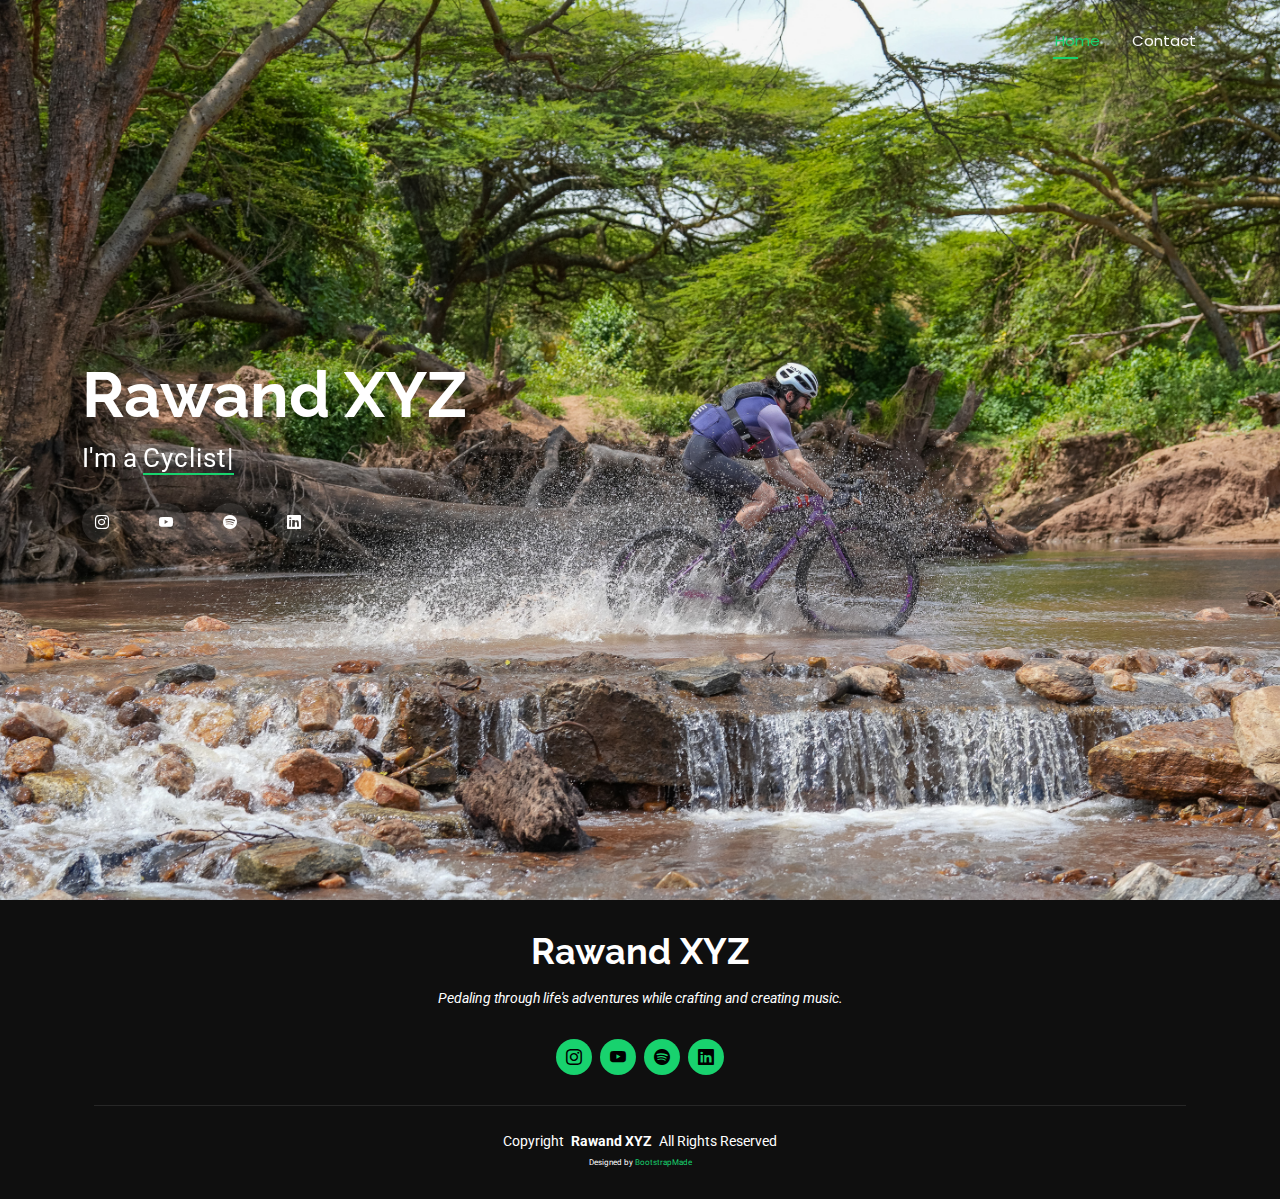
<file: index.html>
<!DOCTYPE html>
<html lang="en">

<head>
  <meta charset="utf-8">
  <meta content="width=device-width, initial-scale=1.0" name="viewport">
  <title>Rawand XYZ</title>
  <meta name="description" content="Pedaling through life's adventures while crafting and creating music.">
  <meta name="keywords" content="">

  <link rel="canonical" href="https://rawand.xyz/">
  <meta name="referrer" content="no-referrer-when-downgrade">
  <link rel="next" href="https://rawand.xyz/contact">
  
  <meta property="og:site_name" content="Rawand XYZ">
  <meta property="og:type" content="website">
  <meta property="og:title" content="Rawand XYZ">
  <meta property="og:description" content="Pedaling through life's adventures while crafting and creating music.">
  <meta property="og:url" content="https://rawand.xyz/">
  <meta property="og:image" content="assets/img/hero-bg.jpg">
  <meta name="twitter:card" content="summary_large_image">
  <meta name="twitter:title" content="Rawand XYZ">
  <meta name="twitter:description" content="Pedaling through life's adventures while crafting and creating music.">
  <meta name="twitter:url" content="https://rawand.xyz/">
  <meta name="twitter:image" content="assets/img/hero-bg.jpg">
  <meta property="og:image:width" content="3000">
  <meta property="og:image:height" content="2000">


  <!-- Favicons -->
  <link href="assets/img/favicon.png" rel="icon">
  <link href="assets/img/apple-touch-icon.png" rel="apple-touch-icon">

  <!-- Fonts -->
  <link href="https://fonts.googleapis.com" rel="preconnect">
  <link href="https://fonts.gstatic.com" rel="preconnect" crossorigin>
  <link href="https://fonts.googleapis.com/css2?family=Roboto:ital,wght@0,100;0,300;0,400;0,500;0,700;0,900;1,100;1,300;1,400;1,500;1,700;1,900&family=Poppins:ital,wght@0,100;0,200;0,300;0,400;0,500;0,600;0,700;0,800;0,900;1,100;1,200;1,300;1,400;1,500;1,600;1,700;1,800;1,900&family=Raleway:ital,wght@0,100;0,200;0,300;0,400;0,500;0,600;0,700;0,800;0,900;1,100;1,200;1,300;1,400;1,500;1,600;1,700;1,800;1,900&display=swap" rel="stylesheet">

  <!-- Vendor CSS Files -->
  <link href="assets/vendor/bootstrap/css/bootstrap.min.css" rel="stylesheet">
  <link href="assets/vendor/bootstrap-icons/bootstrap-icons.css" rel="stylesheet">
  <link href="assets/vendor/aos/aos.css" rel="stylesheet">
  <link href="assets/vendor/swiper/swiper-bundle.min.css" rel="stylesheet">
  <link href="assets/vendor/glightbox/css/glightbox.min.css" rel="stylesheet">

  <!-- Main CSS File -->
  <link href="assets/css/main.css" rel="stylesheet">

  <!-- Global site tag (gtag.js) - Google Analytics -->
  <script async src="https://www.googletagmanager.com/gtag/js?id=UA-143867488-1"></script>
  <script>
    window.dataLayer = window.dataLayer || [];
    function gtag(){dataLayer.push(arguments);}
    gtag('js', new Date());

    gtag('config', 'UA-143867488-1');
  </script>

  <!-- =======================================================
  * Template Name: Personal
  * Template URL: https://bootstrapmade.com/personal-free-resume-bootstrap-template/
  * Updated: Aug 07 2024 with Bootstrap v5.3.3
  * Author: BootstrapMade.com
  * License: https://bootstrapmade.com/license/
  ======================================================== -->
</head>

<body class="index-page">

  <header id="header" class="header d-flex align-items-center fixed-top">
    <div class="container-fluid container-xl position-relative d-flex align-items-center justify-content-between">

      <a href="index.html" class="logo d-flex align-items-center">
        <!-- Uncomment the line below if you also wish to use an image logo -->
        <!-- <img src="assets/img/logo.png" alt=""> -->
        <!-- <h1 class="sitename">Personal</h1> -->
      </a>

      <nav id="navmenu" class="navmenu">
        <ul>
          <li><a href="index.html" class="active">Home</a></li>
          <li><a href="contact.html">Contact</a></li>
        </ul>
        <i class="mobile-nav-toggle d-xl-none bi bi-list"></i>
      </nav>

    </div>
  </header>

  <main class="main">

    <!-- Hero Section -->
    <section id="hero" class="hero section dark-background">

      <img src="assets/img/hero-bg.jpg" alt="" data-aos="fade-in">

      <div class="container" data-aos="zoom-out" data-aos-delay="100">
        <h2>Rawand XYZ</h2>
        <p>I'm a <span class="typed" data-typed-items="Cyclist, Musician, Developer, Adventurer, Creative Soul, Crafter, Puppy">Cyclist</span><span class="typed-cursor typed-cursor--blink"></span></p>
        <div class="social-links">
          <!-- <a href="#"><i class="bi bi-twitter-x"></i></a> -->
          <!-- <a href="#"><i class="bi bi-facebook"></i></a> -->
          <a href="https://rawand.xyz/ig" target="_blank"><i class="bi bi-instagram"></i></a>
          <a href="https://rawand.xyz/yt" target="_blank"><i class="bi bi-youtube"></i></a>
          <a href="https://rawand.xyz/spotify" target="_blank"><i class="bi bi-spotify"></i></a>
          <a href="https://rawand.xyz/linkedin" target="_blank"><i class="bi bi-linkedin"></i></a>
        </div>
      </div>

    </section><!-- /Hero Section -->

  </main>

  <footer id="footer" class="footer dark-background">
    <div class="container">
      <h3 class="sitename">Rawand XYZ</h3>
      <p>Pedaling through life's adventures while crafting and creating music.</p>
      <div class="social-links d-flex justify-content-center">
        <a href="https://rawand.xyz/ig" target="_blank"><i class="bi bi-instagram"></i></a>
        <a href="https://rawand.xyz/yt" target="_blank"><i class="bi bi-youtube"></i></a>
        <a href="https://rawand.xyz/spotify" target="_blank"><i class="bi bi-spotify"></i></a>
        <a href="https://rawand.xyz/linkedin" target="_blank"><i class="bi bi-linkedin"></i></a>
      </div>
      <div class="container">
        <div class="copyright">
          <span>Copyright</span> <strong class="px-1 sitename">Rawand XYZ</strong> <span>All Rights Reserved</span>
        </div>
        <div class="credits" style="font-size: 8px;">
          Designed by <a href="https://bootstrapmade.com/">BootstrapMade</a>
        </div>
      </div>
    </div>
  </footer>

  <!-- Scroll Top -->
  <a href="#" id="scroll-top" class="scroll-top d-flex align-items-center justify-content-center"><i class="bi bi-arrow-up-short"></i></a>

  <!-- Preloader -->
  <div id="preloader"></div>

  <!-- Vendor JS Files -->
  <script src="assets/vendor/bootstrap/js/bootstrap.bundle.min.js"></script>
  <script src="assets/vendor/php-email-form/validate.js"></script>
  <script src="assets/vendor/aos/aos.js"></script>
  <script src="assets/vendor/typed.js/typed.umd.js"></script>
  <script src="assets/vendor/purecounter/purecounter_vanilla.js"></script>
  <script src="assets/vendor/waypoints/noframework.waypoints.js"></script>
  <script src="assets/vendor/swiper/swiper-bundle.min.js"></script>
  <script src="assets/vendor/glightbox/js/glightbox.min.js"></script>
  <script src="assets/vendor/imagesloaded/imagesloaded.pkgd.min.js"></script>
  <script src="assets/vendor/isotope-layout/isotope.pkgd.min.js"></script>

  <!-- Main JS File -->
  <script src="assets/js/main.js"></script>

</body>

</html>
</file>
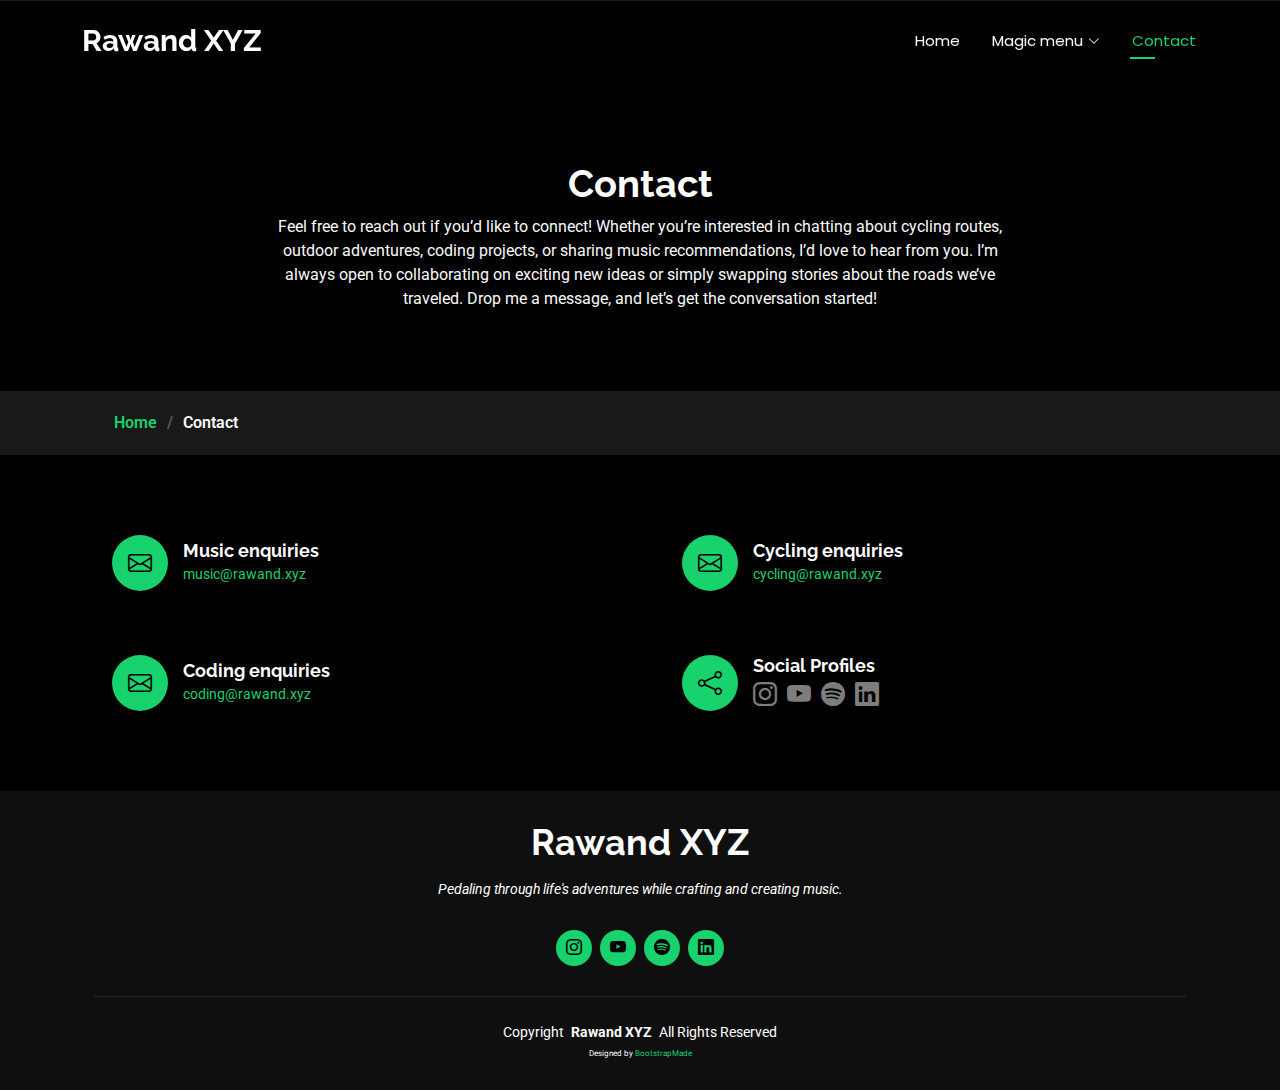
<file: contact.html>
<!DOCTYPE html>
<html lang="en">

<head>
  <meta charset="utf-8">
  <meta content="width=device-width, initial-scale=1.0" name="viewport">
  <title>Contact</title>
  
  <meta name="description" content="Pedaling through life's adventures while crafting and creating music.">
  <meta name="keywords" content="">

  <link rel="canonical" href="https://rawand.xyz/">
  <meta name="referrer" content="no-referrer-when-downgrade">
  <link rel="next" href="https://rawand.xyz/contact">
  
  <meta property="og:site_name" content="Rawand XYZ">
  <meta property="og:type" content="website">
  <meta property="og:title" content="Rawand XYZ">
  <meta property="og:description" content="Pedaling through life's adventures while crafting and creating music.">
  <meta property="og:url" content="https://rawand.xyz/">
  <meta property="og:image" content="assets/img/hero-bg.jpg">
  <meta name="twitter:card" content="summary_large_image">
  <meta name="twitter:title" content="Rawand XYZ">
  <meta name="twitter:description" content="Pedaling through life's adventures while crafting and creating music.">
  <meta name="twitter:url" content="https://rawand.xyz/">
  <meta name="twitter:image" content="assets/img/hero-bg.jpg">
  <meta property="og:image:width" content="3000">
  <meta property="og:image:height" content="2000">

  <!-- Favicons -->
  <link href="assets/img/favicon.png" rel="icon">
  <link href="assets/img/apple-touch-icon.png" rel="apple-touch-icon">

  <!-- Fonts -->
  <link href="https://fonts.googleapis.com" rel="preconnect">
  <link href="https://fonts.gstatic.com" rel="preconnect" crossorigin>
  <link href="https://fonts.googleapis.com/css2?family=Roboto:ital,wght@0,100;0,300;0,400;0,500;0,700;0,900;1,100;1,300;1,400;1,500;1,700;1,900&family=Poppins:ital,wght@0,100;0,200;0,300;0,400;0,500;0,600;0,700;0,800;0,900;1,100;1,200;1,300;1,400;1,500;1,600;1,700;1,800;1,900&family=Raleway:ital,wght@0,100;0,200;0,300;0,400;0,500;0,600;0,700;0,800;0,900;1,100;1,200;1,300;1,400;1,500;1,600;1,700;1,800;1,900&display=swap" rel="stylesheet">

  <!-- Vendor CSS Files -->
  <link href="assets/vendor/bootstrap/css/bootstrap.min.css" rel="stylesheet">
  <link href="assets/vendor/bootstrap-icons/bootstrap-icons.css" rel="stylesheet">
  <link href="assets/vendor/aos/aos.css" rel="stylesheet">
  <link href="assets/vendor/swiper/swiper-bundle.min.css" rel="stylesheet">
  <link href="assets/vendor/glightbox/css/glightbox.min.css" rel="stylesheet">

  <!-- Main CSS File -->
  <link href="assets/css/main.css" rel="stylesheet">

  <!-- Global site tag (gtag.js) - Google Analytics -->
  <script async src="https://www.googletagmanager.com/gtag/js?id=UA-143867488-1"></script>
  <script>
    window.dataLayer = window.dataLayer || [];
    function gtag(){dataLayer.push(arguments);}
    gtag('js', new Date());

    gtag('config', 'UA-143867488-1');
  </script>
</head>

<body class="contact-page">

  <header id="header" class="header d-flex align-items-center fixed-top">
    <div class="container-fluid container-xl position-relative d-flex align-items-center justify-content-between">

      <a href="index.html" class="logo d-flex align-items-center">
        <!-- Uncomment the line below if you also wish to use an image logo -->
        <!-- <img src="assets/img/logo.png" alt=""> -->
        <h1 class="sitename">Rawand XYZ</h1>
      </a>

      <nav id="navmenu" class="navmenu">
        <ul>
          <li><a href="index.html">Home</a></li>
          <li class="dropdown"><a href="#" class="item-link-toggle-dropdown"><span>Magic menu</span> <i class="bi bi-chevron-down toggle-dropdown"></i></a>
            <ul>
              <li><a href="stonks.html">Financial advice</a></li>
              <li class="dropdown">
                <a href="#" class="item-link-toggle-dropdown">
                  <span>What's in here?</span> <i class="bi bi-chevron-down toggle-dropdown"></i>
                </a>
                <ul>
                  <li><a target="_blank" href="https://www.youtube.com/watch?v=dQw4w9WgXcQ">Delete this website</a></li>
                </ul>
              </li>
            </ul>
          </li>
          <li><a href="contact.html" class="active">Contact</a></li>
        </ul>
        <i class="mobile-nav-toggle d-xl-none bi bi-list"></i>
      </nav>

    </div>
  </header>

  <main class="main">

    <!-- Page Title -->
    <div class="page-title" data-aos="fade">
      <div class="heading">
        <div class="container">
          <div class="row d-flex justify-content-center text-center">
            <div class="col-lg-8">
              <h1>Contact</h1>
              <p class="mb-0">
                Feel free to reach out if you’d like to connect! Whether you’re interested in chatting about cycling routes, outdoor adventures, coding projects, or sharing music recommendations, I’d love to hear from you. I’m always open to collaborating on exciting new ideas or simply swapping stories about the roads we’ve traveled. Drop me a message, and let’s get the conversation started!
              </p>
            </div>
          </div>
        </div>
      </div>
      <nav class="breadcrumbs">
        <div class="container">
          <ol>
            <li><a href="index.html">Home</a></li>
            <li class="current">Contact</li>
          </ol>
        </div>
      </nav>
    </div><!-- End Page Title -->

    <!-- Contact Section -->
    <section id="contact" class="contact section">

      <div class="container" data-aos="fade-up" data-aos-delay="100">

        <div class="row gy-4">

          <!-- <div class="col-md-6">
            <div class="info-item d-flex align-items-center" data-aos="fade-up" data-aos-delay="200">
              <i class="icon bi bi-geo-alt flex-shrink-0"></i>
              <div>
                <h3>Address</h3>
                <p>A108 Adam Street, New York, NY 535022</p>
              </div>
            </div>
          </div> -->
          <!-- End Info Item -->

          <!-- <div class="col-md-6">
            <div class="info-item d-flex align-items-center" data-aos="fade-up" data-aos-delay="300">
              <i class="icon bi bi-telephone flex-shrink-0"></i>
              <div>
                <h3>Call Me</h3>
                <p>+1 5589 55488 55</p>
              </div>
            </div>
          </div> -->
          <!-- End Info Item -->

          <div class="col-md-6">
            <div class="info-item d-flex align-items-center" data-aos="fade-up" data-aos-delay="200">
              <i class="icon bi bi-envelope flex-shrink-0"></i>
              <div>
                <h3>Music enquiries</h3>
                <p><a href="mailto:music@rawand.xyz" target="_blank">music@rawand.xyz</a></p>
              </div>
            </div>
          </div><!-- End Info Item -->

          <div class="col-md-6">
            <div class="info-item d-flex align-items-center" data-aos="fade-up" data-aos-delay="300">
              <i class="icon bi bi-envelope flex-shrink-0"></i>
              <div>
                <h3>Cycling enquiries</h3>
                <p><a href="mailto:cycling@rawand.xyz" target="_blank">cycling@rawand.xyz</a></p>
              </div>
            </div>
          </div><!-- End Info Item -->

          <div class="col-md-6">
            <div class="info-item d-flex align-items-center" data-aos="fade-up" data-aos-delay="400">
              <i class="icon bi bi-envelope flex-shrink-0"></i>
              <div>
                <h3>Coding enquiries</h3>
                <p><a href="mailto:coding@rawand.xyz" target="_blank">coding@rawand.xyz</a></p>
              </div>
            </div>
          </div><!-- End Info Item -->

          <div class="col-md-6">
            <div class="info-item d-flex align-items-center" data-aos="fade-up" data-aos-delay="500">
              <i class="icon bi bi-share flex-shrink-0"></i>
              <div>
                <h3>Social Profiles</h3>
                <div class="social-links">
                  <a href="https://rawand.xyz/ig" target="_blank"><i class="bi bi-instagram"></i></a>
                  <a href="https://rawand.xyz/yt" target="_blank"><i class="bi bi-youtube"></i></a>
                  <a href="https://rawand.xyz/spotify" target="_blank"><i class="bi bi-spotify"></i></a>
                  <a href="https://rawand.xyz/linkedin" target="_blank"><i class="bi bi-linkedin"></i></a>
                </div>
              </div>
            </div>
          </div><!-- End Info Item -->

        </div>

        <!-- <form action="forms/contact.php" method="post" class="php-email-form" data-aos="fade-up" data-aos-delay="600">
          <div class="row gy-4">

            <div class="col-md-6">
              <input type="text" name="name" class="form-control" placeholder="Your Name" required="">
            </div>

            <div class="col-md-6 ">
              <input type="email" class="form-control" name="email" placeholder="Your Email" required="">
            </div>

            <div class="col-md-12">
              <input type="text" class="form-control" name="subject" placeholder="Subject" required="">
            </div>

            <div class="col-md-12">
              <textarea class="form-control" name="message" rows="6" placeholder="Message" required=""></textarea>
            </div>

            <div class="col-md-12 text-center">
              <div class="loading">Loading</div>
              <div class="error-message"></div>
              <div class="sent-message">Your message has been sent. Thank you!</div>

              <button type="submit">Send Message</button>
            </div>

          </div>
        </form> -->
        <!-- End Contact Form -->

      </div>

    </section><!-- /Contact Section -->

  </main>

  <footer id="footer" class="footer dark-background">
    <div class="container">
      <h3 class="sitename">Rawand XYZ</h3>
      <p>Pedaling through life's adventures while crafting and creating music.</p>
      <div class="social-links d-flex justify-content-center">
        <a href="https://rawand.xyz/ig" target="_blank"><i class="bi bi-instagram"></i></a>
        <a href="https://rawand.xyz/yt" target="_blank"><i class="bi bi-youtube"></i></a>
        <a href="https://rawand.xyz/spotify" target="_blank"><i class="bi bi-spotify"></i></a>
        <a href="https://rawand.xyz/linkedin" target="_blank"><i class="bi bi-linkedin"></i></a>
      </div>
      <div class="container">
        <div class="copyright">
          <span>Copyright</span> <strong class="px-1 sitename">Rawand XYZ</strong> <span>All Rights Reserved</span>
        </div>
        <div class="credits" style="font-size: 8px;">
          Designed by <a href="https://bootstrapmade.com/">BootstrapMade</a>
        </div>
      </div>
    </div>
  </footer>

  <!-- Scroll Top -->
  <a href="#" id="scroll-top" class="scroll-top d-flex align-items-center justify-content-center"><i class="bi bi-arrow-up-short"></i></a>

  <!-- Preloader -->
  <div id="preloader"></div>

  <!-- Vendor JS Files -->
  <script src="assets/vendor/bootstrap/js/bootstrap.bundle.min.js"></script>
  <script src="assets/vendor/php-email-form/validate.js"></script>
  <script src="assets/vendor/aos/aos.js"></script>
  <script src="assets/vendor/typed.js/typed.umd.js"></script>
  <script src="assets/vendor/purecounter/purecounter_vanilla.js"></script>
  <script src="assets/vendor/waypoints/noframework.waypoints.js"></script>
  <script src="assets/vendor/swiper/swiper-bundle.min.js"></script>
  <script src="assets/vendor/glightbox/js/glightbox.min.js"></script>
  <script src="assets/vendor/imagesloaded/imagesloaded.pkgd.min.js"></script>
  <script src="assets/vendor/isotope-layout/isotope.pkgd.min.js"></script>

  <!-- Main JS File -->
  <script src="assets/js/main.js"></script>

</body>

</html>
</file>
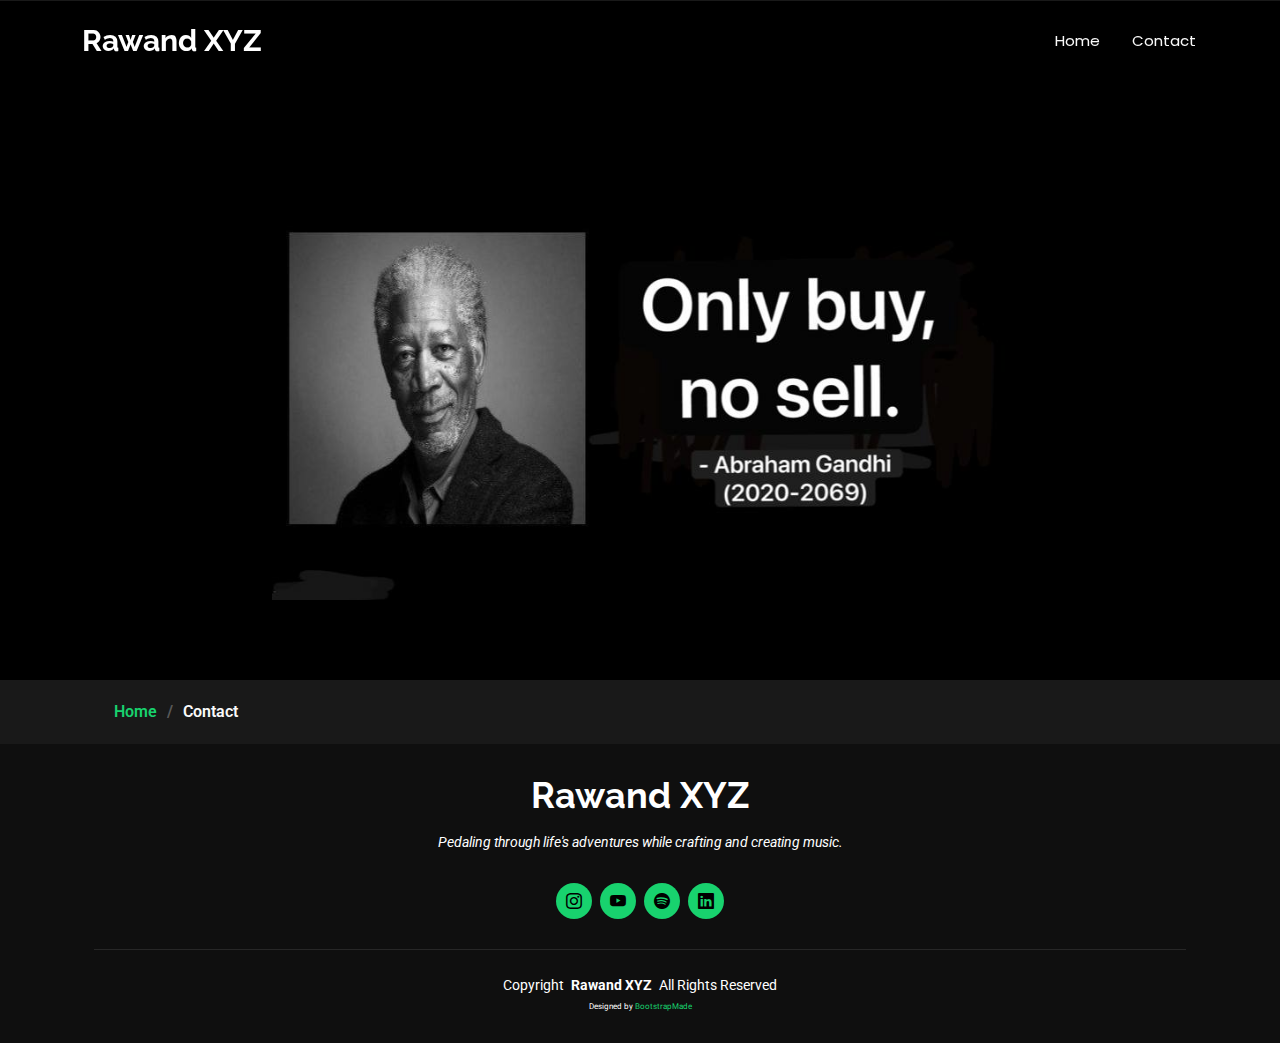
<file: stonks.html>
<!DOCTYPE html>
<html lang="en">

<head>
  <meta charset="utf-8">
  <meta content="width=device-width, initial-scale=1.0" name="viewport">
  <title>Stonks</title>

  <meta name="description" content="Pedaling through life's adventures while crafting and creating music.">
  <meta name="keywords" content="">

  <link rel="canonical" href="https://rawand.xyz/">
  <meta name="referrer" content="no-referrer-when-downgrade">
  <link rel="next" href="https://rawand.xyz/contact">
  
  <meta property="og:site_name" content="Rawand XYZ">
  <meta property="og:type" content="website">
  <meta property="og:title" content="Rawand XYZ">
  <meta property="og:description" content="Pedaling through life's adventures while crafting and creating music.">
  <meta property="og:url" content="https://rawand.xyz/">
  <meta property="og:image" content="assets/img/hero-bg.jpg">
  <meta name="twitter:card" content="summary_large_image">
  <meta name="twitter:title" content="Rawand XYZ">
  <meta name="twitter:description" content="Pedaling through life's adventures while crafting and creating music.">
  <meta name="twitter:url" content="https://rawand.xyz/">
  <meta name="twitter:image" content="assets/img/hero-bg.jpg">
  <meta property="og:image:width" content="3000">
  <meta property="og:image:height" content="2000">

  <!-- Favicons -->
  <link href="assets/img/favicon.png" rel="icon">
  <link href="assets/img/apple-touch-icon.png" rel="apple-touch-icon">

  <!-- Fonts -->
  <link href="https://fonts.googleapis.com" rel="preconnect">
  <link href="https://fonts.gstatic.com" rel="preconnect" crossorigin>
  <link href="https://fonts.googleapis.com/css2?family=Roboto:ital,wght@0,100;0,300;0,400;0,500;0,700;0,900;1,100;1,300;1,400;1,500;1,700;1,900&family=Poppins:ital,wght@0,100;0,200;0,300;0,400;0,500;0,600;0,700;0,800;0,900;1,100;1,200;1,300;1,400;1,500;1,600;1,700;1,800;1,900&family=Raleway:ital,wght@0,100;0,200;0,300;0,400;0,500;0,600;0,700;0,800;0,900;1,100;1,200;1,300;1,400;1,500;1,600;1,700;1,800;1,900&display=swap" rel="stylesheet">

  <!-- Vendor CSS Files -->
  <link href="assets/vendor/bootstrap/css/bootstrap.min.css" rel="stylesheet">
  <link href="assets/vendor/bootstrap-icons/bootstrap-icons.css" rel="stylesheet">
  <link href="assets/vendor/aos/aos.css" rel="stylesheet">
  <link href="assets/vendor/swiper/swiper-bundle.min.css" rel="stylesheet">
  <link href="assets/vendor/glightbox/css/glightbox.min.css" rel="stylesheet">

  <!-- Main CSS File -->
  <link href="assets/css/main.css" rel="stylesheet">

  <!-- Global site tag (gtag.js) - Google Analytics -->
  <script async src="https://www.googletagmanager.com/gtag/js?id=UA-143867488-1"></script>
  <script>
    window.dataLayer = window.dataLayer || [];
    function gtag(){dataLayer.push(arguments);}
    gtag('js', new Date());

    gtag('config', 'UA-143867488-1');
  </script>
</head>

<body class="contact-page">

  <header id="header" class="header d-flex align-items-center fixed-top">
    <div class="container-fluid container-xl position-relative d-flex align-items-center justify-content-between">

      <a href="index.html" class="logo d-flex align-items-center">
        <!-- Uncomment the line below if you also wish to use an image logo -->
        <!-- <img src="assets/img/logo.png" alt=""> -->
        <h1 class="sitename">Rawand XYZ</h1>
      </a>

      <nav id="navmenu" class="navmenu">
        <ul>
          <li><a href="index.html">Home</a></li>
          <li><a href="contact.html">Contact</a></li>
        </ul>
        <i class="mobile-nav-toggle d-xl-none bi bi-list"></i>
      </nav>

    </div>
  </header>

  <main class="main">

    <!-- Page Title -->
    <div class="page-title" data-aos="fade">
      <div class="heading">
        <div class="container">
          <div class="row d-flex justify-content-center text-center">
            <div class="col-lg-8">
              <img src="assets/img/stonks.png" alt="" style="display: block; width: 100%;">
            </div>
          </div>
        </div>
      </div>
      <nav class="breadcrumbs">
        <div class="container">
          <ol>
            <li><a href="index.html">Home</a></li>
            <li class="current">Contact</li>
          </ol>
        </div>
      </nav>
    </div><!-- End Page Title -->

  </main>

  <footer id="footer" class="footer dark-background">
    <div class="container">
      <h3 class="sitename">Rawand XYZ</h3>
      <p>Pedaling through life's adventures while crafting and creating music.</p>
      <div class="social-links d-flex justify-content-center">
        <a href="https://rawand.xyz/ig" target="_blank"><i class="bi bi-instagram"></i></a>
        <a href="https://rawand.xyz/yt" target="_blank"><i class="bi bi-youtube"></i></a>
        <a href="https://rawand.xyz/spotify" target="_blank"><i class="bi bi-spotify"></i></a>
        <a href="https://rawand.xyz/linkedin" target="_blank"><i class="bi bi-linkedin"></i></a>
      </div>
      <div class="container">
        <div class="copyright">
          <span>Copyright</span> <strong class="px-1 sitename">Rawand XYZ</strong> <span>All Rights Reserved</span>
        </div>
        <div class="credits" style="font-size: 8px;">
          Designed by <a href="https://bootstrapmade.com/">BootstrapMade</a>
        </div>
      </div>
    </div>
  </footer>

  <!-- Scroll Top -->
  <a href="#" id="scroll-top" class="scroll-top d-flex align-items-center justify-content-center"><i class="bi bi-arrow-up-short"></i></a>

  <!-- Preloader -->
  <div id="preloader"></div>

  <!-- Vendor JS Files -->
  <script src="assets/vendor/bootstrap/js/bootstrap.bundle.min.js"></script>
  <script src="assets/vendor/php-email-form/validate.js"></script>
  <script src="assets/vendor/aos/aos.js"></script>
  <script src="assets/vendor/typed.js/typed.umd.js"></script>
  <script src="assets/vendor/purecounter/purecounter_vanilla.js"></script>
  <script src="assets/vendor/waypoints/noframework.waypoints.js"></script>
  <script src="assets/vendor/swiper/swiper-bundle.min.js"></script>
  <script src="assets/vendor/glightbox/js/glightbox.min.js"></script>
  <script src="assets/vendor/imagesloaded/imagesloaded.pkgd.min.js"></script>
  <script src="assets/vendor/isotope-layout/isotope.pkgd.min.js"></script>

  <!-- Main JS File -->
  <script src="assets/js/main.js"></script>

</body>

</html>
</file>
<file: assets/css/main.css>
/**
* Template Name: Personal
* Template URL: https://bootstrapmade.com/personal-free-resume-bootstrap-template/
* Updated: Aug 07 2024 with Bootstrap v5.3.3
* Author: BootstrapMade.com
* License: https://bootstrapmade.com/license/
*/

/*--------------------------------------------------------------
# Font & Color Variables
# Help: https://bootstrapmade.com/color-system/
--------------------------------------------------------------*/
/* Fonts */
:root {
  --default-font: "Roboto",  system-ui, -apple-system, "Segoe UI", Roboto, "Helvetica Neue", Arial, "Noto Sans", "Liberation Sans", sans-serif, "Apple Color Emoji", "Segoe UI Emoji", "Segoe UI Symbol", "Noto Color Emoji";
  --heading-font: "Raleway",  sans-serif;
  --nav-font: "Poppins",  sans-serif;
}

/* Global Colors - The following color variables are used throughout the website. Updating them here will change the color scheme of the entire website */
:root { 
  --background-color: #000000; /* Background color for the entire website, including individual sections */
  --default-color: #fafafa; /* Default color used for the majority of the text content across the entire website */
  --heading-color: #ffffff; /* Color for headings, subheadings and title throughout the website */
  --accent-color: #18d26e; /* Accent color that represents your brand on the website. It's used for buttons, links, and other elements that need to stand out */
  --surface-color: #1a1a1a; /* The surface color is used as a background of boxed elements within sections, such as cards, icon boxes, or other elements that require a visual separation from the global background. */
  --contrast-color: #000000; /* Contrast color for text, ensuring readability against backgrounds of accent, heading, or default colors. */
}

/* Nav Menu Colors - The following color variables are used specifically for the navigation menu. They are separate from the global colors to allow for more customization options */
:root {
  --nav-color: #fafafa;  /* The default color of the main navmenu links */
  --nav-hover-color: #18d26e; /* Applied to main navmenu links when they are hovered over or active */
  --nav-mobile-background-color: #1a1a1a; /* Used as the background color for mobile navigation menu */
  --nav-dropdown-background-color: #1a1a1a; /* Used as the background color for dropdown items that appear when hovering over primary navigation items */
  --nav-dropdown-color: #fafafa; /* Used for navigation links of the dropdown items in the navigation menu. */
  --nav-dropdown-hover-color: #18d26e; /* Similar to --nav-hover-color, this color is applied to dropdown navigation links when they are hovered over. */
}

/* Color Presets - These classes override global colors when applied to any section or element, providing reuse of the sam color scheme. */

.light-background {
  --background-color: #1a1a1a;
  --surface-color: #343434;
}

.dark-background {
  --background-color: rgba(15, 15, 15, 0.975);
  --default-color: #ffffff;
  --heading-color: #ffffff;
  --surface-color: #292929f9;
  --contrast-color: #000000;
}

/* Smooth scroll */
:root {
  scroll-behavior: smooth;
}

/*--------------------------------------------------------------
# General Styling & Shared Classes
--------------------------------------------------------------*/
body {
  color: var(--default-color);
  background-color: var(--background-color);
  font-family: var(--default-font);
}

a {
  color: var(--accent-color);
  text-decoration: none;
  transition: 0.3s;
}

a:hover {
  color: color-mix(in srgb, var(--accent-color), transparent 25%);
  text-decoration: none;
}

h1,
h2,
h3,
h4,
h5,
h6 {
  color: var(--heading-color);
  font-family: var(--heading-font);
}

/* PHP Email Form Messages
------------------------------*/
.php-email-form .error-message {
  display: none;
  background: #df1529;
  color: #ffffff;
  text-align: left;
  padding: 15px;
  margin-bottom: 24px;
  font-weight: 600;
}

.php-email-form .sent-message {
  display: none;
  color: #ffffff;
  background: #059652;
  text-align: center;
  padding: 15px;
  margin-bottom: 24px;
  font-weight: 600;
}

.php-email-form .loading {
  display: none;
  background: var(--surface-color);
  text-align: center;
  padding: 15px;
  margin-bottom: 24px;
}

.php-email-form .loading:before {
  content: "";
  display: inline-block;
  border-radius: 50%;
  width: 24px;
  height: 24px;
  margin: 0 10px -6px 0;
  border: 3px solid var(--accent-color);
  border-top-color: var(--surface-color);
  animation: php-email-form-loading 1s linear infinite;
}

@keyframes php-email-form-loading {
  0% {
    transform: rotate(0deg);
  }

  100% {
    transform: rotate(360deg);
  }
}

/*--------------------------------------------------------------
# Global Header
--------------------------------------------------------------*/
.header {
  --background-color: rgba(0, 0, 0, 0);
  color: var(--default-color);
  background-color: var(--background-color);
  padding: 15px 0;
  transition: all 0.5s;
  z-index: 997;
}

.header .logo {
  line-height: 1;
}

.header .logo img {
  max-height: 32px;
  margin-right: 8px;
}

.header .logo h1 {
  font-size: 30px;
  margin: 0;
  font-weight: 700;
  color: var(--heading-color);
}

.scrolled .header {
  box-shadow: 0px 0 18px rgba(0, 0, 0, 0.1);
}

/* Global Header on Scroll
------------------------------*/
.scrolled .header {
  --background-color: rgba(0, 0, 0, 0.8);
}

/*--------------------------------------------------------------
# Navigation Menu
--------------------------------------------------------------*/
/* Desktop Navigation */
@media (min-width: 1200px) {
  .navmenu {
    padding: 0;
  }

  .navmenu ul {
    margin: 0;
    padding: 0;
    display: flex;
    list-style: none;
    align-items: center;
  }

  .navmenu li {
    position: relative;
  }

  .navmenu>ul>li {
    white-space: nowrap;
    padding: 15px 14px;
  }

  .navmenu>ul>li:last-child {
    padding-right: 0;
  }

  .navmenu a,
  .navmenu a:focus {
    color: var(--nav-color);
    font-size: 15px;
    padding: 0 2px;
    font-family: var(--nav-font);
    font-weight: 400;
    display: flex;
    align-items: center;
    justify-content: space-between;
    white-space: nowrap;
    transition: 0.3s;
    position: relative;
  }

  .navmenu a i,
  .navmenu a:focus i {
    font-size: 12px;
    line-height: 0;
    margin-left: 5px;
    transition: 0.3s;
  }

  .navmenu>ul>li>a:before {
    content: "";
    position: absolute;
    height: 2px;
    bottom: -6px;
    left: 0;
    background-color: var(--nav-hover-color);
    visibility: hidden;
    width: 0px;
    transition: all 0.3s ease-in-out 0s;
  }

  .navmenu a:hover:before,
  .navmenu li:hover>a:before,
  .navmenu .active:before {
    visibility: visible;
    width: 25px;
  }

  .navmenu li:hover>a,
  .navmenu .active,
  .navmenu .active:focus {
    color: var(--nav-hover-color);
  }

  .navmenu .dropdown ul {
    margin: 0;
    padding: 10px 0;
    background: var(--nav-dropdown-background-color);
    display: block;
    position: absolute;
    visibility: hidden;
    left: 14px;
    top: 130%;
    opacity: 0;
    transition: 0.3s;
    border-radius: 4px;
    z-index: 99;
    box-shadow: 0px 0px 30px rgba(0, 0, 0, 0.1);
  }

  .navmenu .dropdown ul li {
    min-width: 200px;
  }

  .navmenu .dropdown ul a {
    padding: 10px 20px;
    font-size: 15px;
    text-transform: none;
    color: var(--nav-dropdown-color);
  }

  .navmenu .dropdown ul a i {
    font-size: 12px;
  }

  .navmenu .dropdown ul a:hover,
  .navmenu .dropdown ul .active:hover,
  .navmenu .dropdown ul li:hover>a {
    color: var(--nav-dropdown-hover-color);
  }

  .navmenu .dropdown:hover>ul {
    opacity: 1;
    top: 100%;
    visibility: visible;
  }

  .navmenu .dropdown .dropdown ul {
    top: 0;
    left: -90%;
    visibility: hidden;
  }

  .navmenu .dropdown .dropdown:hover>ul {
    opacity: 1;
    top: 0;
    left: -100%;
    visibility: visible;
  }
}

/* Mobile Navigation */
@media (max-width: 1199px) {
  .mobile-nav-toggle {
    color: var(--nav-color);
    font-size: 28px;
    line-height: 0;
    margin-right: 10px;
    cursor: pointer;
    transition: color 0.3s;
    text-shadow: 0 0 2px rgba(0, 0, 0, 0.2), 0px 3px 6px rgba(50, 50, 50, 0.3);
  }

  .navmenu {
    padding: 0;
    z-index: 9997;
  }

  .navmenu ul {
    display: none;
    list-style: none;
    position: absolute;
    inset: 60px 20px 20px 20px;
    padding: 10px 0;
    margin: 0;
    border-radius: 6px;
    background-color: var(--nav-mobile-background-color);
    border: 1px solid color-mix(in srgb, var(--default-color), transparent 90%);
    box-shadow: none;
    overflow-y: auto;
    transition: 0.3s;
    z-index: 9998;
  }

  .navmenu a,
  .navmenu a:focus {
    color: var(--nav-dropdown-color);
    padding: 10px 20px;
    font-family: var(--nav-font);
    font-size: 17px;
    font-weight: 500;
    display: flex;
    align-items: center;
    justify-content: space-between;
    white-space: nowrap;
    transition: 0.3s;
  }

  .navmenu a i,
  .navmenu a:focus i {
    font-size: 12px;
    line-height: 0;
    margin-left: 5px;
    width: 30px;
    height: 30px;
    display: flex;
    align-items: center;
    justify-content: center;
    border-radius: 50%;
    transition: 0.3s;
    background-color: color-mix(in srgb, var(--accent-color), transparent 90%);
  }

  .navmenu a i:hover,
  .navmenu a:focus i:hover {
    background-color: var(--accent-color);
    color: var(--contrast-color);
  }

  .navmenu a:hover,
  .navmenu .active,
  .navmenu .active:focus {
    color: var(--nav-dropdown-hover-color);
  }

  .navmenu .active i,
  .navmenu .active:focus i {
    background-color: var(--accent-color);
    color: var(--contrast-color);
    transform: rotate(180deg);
  }

  .navmenu .dropdown ul {
    position: static;
    display: none;
    z-index: 99;
    padding: 10px 0;
    margin: 10px 20px;
    background-color: var(--nav-dropdown-background-color);
    transition: all 0.5s ease-in-out;
  }

  .navmenu .dropdown ul ul {
    background-color: rgba(33, 37, 41, 0.1);
  }

  .navmenu .dropdown>.dropdown-active {
    display: block;
    background-color: rgba(33, 37, 41, 0.03);
  }

  .mobile-nav-active {
    overflow: hidden;
  }

  .mobile-nav-active .mobile-nav-toggle {
    color: #fff;
    position: absolute;
    font-size: 32px;
    top: 15px;
    right: 15px;
    margin-right: 0;
    z-index: 9999;
  }

  .mobile-nav-active .navmenu {
    position: fixed;
    overflow: hidden;
    inset: 0;
    background: rgba(33, 37, 41, 0.8);
    transition: 0.3s;
  }

  .mobile-nav-active .navmenu>ul {
    display: block;
  }
}

/*--------------------------------------------------------------
# Global Footer
--------------------------------------------------------------*/
.footer {
  color: var(--default-color);
  background-color: var(--background-color);
  font-size: 14px;
  text-align: center;
  padding: 30px 0;
  position: relative;
}

.footer h3 {
  font-size: 36px;
  font-weight: 700;
  position: relative;
  padding: 0;
  margin: 0 0 15px 0;
}

.footer p {
  font-size: 15;
  font-style: italic;
  padding: 0;
  margin: 0 0 30px 0;
}

.footer .social-links {
  margin: 0 0 30px 0;
}

.footer .social-links a {
  font-size: 16px;
  display: flex;
  align-items: center;
  justify-content: center;
  background: var(--accent-color);
  color: var(--contrast-color);
  line-height: 1;
  margin: 0 4px;
  border-radius: 50%;
  text-align: center;
  width: 36px;
  height: 36px;
  transition: 0.3s;
}

.footer .social-links a:hover {
  background: color-mix(in srgb, var(--accent-color), transparent 20%);
  text-decoration: none;
}

.footer .copyright {
  padding-top: 25px;
  border-top: 1px solid color-mix(in srgb, var(--default-color), transparent 90%);
}

.footer .credits {
  font-size: 13px;
  padding-top: 5px;
}

/*--------------------------------------------------------------
# Preloader
--------------------------------------------------------------*/
#preloader {
  position: fixed;
  inset: 0;
  z-index: 999999;
  overflow: hidden;
  background: var(--background-color);
  transition: all 0.6s ease-out;
}

#preloader:before {
  content: "";
  position: fixed;
  top: calc(50% - 30px);
  left: calc(50% - 30px);
  border: 6px solid #ffffff;
  border-color: var(--accent-color) transparent var(--accent-color) transparent;
  border-radius: 50%;
  width: 60px;
  height: 60px;
  animation: animate-preloader 1.5s linear infinite;
}

@keyframes animate-preloader {
  0% {
    transform: rotate(0deg);
  }

  100% {
    transform: rotate(360deg);
  }
}

/*--------------------------------------------------------------
# Scroll Top Button
--------------------------------------------------------------*/
.scroll-top {
  position: fixed;
  visibility: hidden;
  opacity: 0;
  right: 15px;
  bottom: -15px;
  z-index: 99999;
  background-color: var(--accent-color);
  width: 44px;
  height: 44px;
  border-radius: 50px;
  transition: all 0.4s;
}

.scroll-top i {
  font-size: 24px;
  color: var(--contrast-color);
  line-height: 0;
}

.scroll-top:hover {
  background-color: color-mix(in srgb, var(--accent-color), transparent 20%);
  color: var(--contrast-color);
}

.scroll-top.active {
  visibility: visible;
  opacity: 1;
  bottom: 15px;
}

/*--------------------------------------------------------------
# Disable aos animation delay on mobile devices
--------------------------------------------------------------*/
@media screen and (max-width: 768px) {
  [data-aos-delay] {
    transition-delay: 0 !important;
  }
}

/*--------------------------------------------------------------
# Global Page Titles & Breadcrumbs
--------------------------------------------------------------*/
.page-title {
  color: var(--default-color);
  background-color: var(--background-color);
  position: relative;
}

.page-title .heading {
  padding: 160px 0 80px 0;
  border-top: 1px solid color-mix(in srgb, var(--default-color), transparent 90%);
}

.page-title .heading h1 {
  font-size: 38px;
  font-weight: 700;
}

.page-title nav {
  background-color: color-mix(in srgb, var(--default-color), transparent 90%);
  padding: 20px 0;
}

.page-title nav ol {
  display: flex;
  flex-wrap: wrap;
  list-style: none;
  margin: 0;
  font-size: 16px;
  font-weight: 600;
}

.page-title nav ol li+li {
  padding-left: 10px;
}

.page-title nav ol li+li::before {
  content: "/";
  display: inline-block;
  padding-right: 10px;
  color: color-mix(in srgb, var(--default-color), transparent 70%);
}

/*--------------------------------------------------------------
# Global Sections
--------------------------------------------------------------*/
section,
.section {
  color: var(--default-color);
  background-color: var(--background-color);
  padding: 60px 0;
  scroll-margin-top: 100px;
  overflow: clip;
}

@media (max-width: 1199px) {

  section,
  .section {
    scroll-margin-top: 66px;
  }
}

/*--------------------------------------------------------------
# Global Section Titles
--------------------------------------------------------------*/
.section-title {
  padding-bottom: 60px;
  position: relative;
}

.section-title h2 {
  font-size: 14px;
  font-weight: 500;
  padding: 0;
  line-height: 1px;
  margin: 0;
  letter-spacing: 1.5px;
  text-transform: uppercase;
  color: color-mix(in srgb, var(--default-color), transparent 50%);
  position: relative;
}

.section-title h2::after {
  content: "";
  width: 120px;
  height: 1px;
  display: inline-block;
  background: var(--accent-color);
  margin: 4px 10px;
}

.section-title div {
  color: var(--heading-color);
  margin: 0;
  margin: 0;
  font-size: 28px;
  font-weight: 700;
  text-transform: uppercase;
  font-family: var(--heading-font);
}

/*--------------------------------------------------------------
# Hero Section
--------------------------------------------------------------*/
.hero {
  width: 100%;
  min-height: 100vh;
  position: relative;
  padding: 80px 0;
  display: flex;
  align-items: center;
  justify-content: center;
}

.hero img {
  position: absolute;
  inset: 0;
  display: block;
  width: 100%;
  height: 100%;
  object-fit: cover;
  z-index: 1;
}

.hero .container {
  position: relative;
  z-index: 3;
}

.hero h2 {
  margin: 0;
  font-size: 64px;
  font-weight: 700;
}

.hero p {
  margin: 5px 0 0 0;
  font-size: 26px;
}

.hero p span {
  letter-spacing: 1px;
  border-bottom: 2px solid var(--accent-color);
}

.hero .social-links {
  margin-top: 25px;
}

.hero .social-links a {
  background-color: color-mix(in srgb, var(--default-color), transparent 90%);
  color: var(--default-color);
  font-size: 14px;
  width: 40px;
  height: 40px;
  border-radius: 50px;
  display: inline-flex;
  align-items: center;
  justify-content: center;
  margin-right: 20px;
  transition: 0.3s;
}

.hero .social-links a:hover {
  background-color: var(--accent-color);
}

@media (max-width: 768px) {
  .hero h2 {
    font-size: 32px;
  }

  .hero p {
    font-size: 20px;
  }
}

/*--------------------------------------------------------------
# About Section
--------------------------------------------------------------*/
.about .content h2 {
  font-weight: 700;
  font-size: 24px;
}

.about .content ul {
  list-style: none;
  padding: 0;
}

.about .content ul li {
  margin-bottom: 20px;
  display: flex;
  align-items: center;
}

.about .content ul strong {
  margin-right: 10px;
}

.about .content ul i {
  font-size: 16px;
  margin-right: 5px;
  color: var(--accent-color);
  line-height: 0;
}

/*--------------------------------------------------------------
# Stats Section
--------------------------------------------------------------*/
.stats i {
  background-color: var(--surface-color);
  color: var(--accent-color);
  box-shadow: 0px 2px 25px rgba(0, 0, 0, 0.1);
  width: 54px;
  height: 54px;
  font-size: 24px;
  border-radius: 50px;
  border: 2px solid var(--background-color);
  display: inline-flex;
  align-items: center;
  justify-content: center;
  position: relative;
  z-index: 1;
}

.stats .stats-item {
  background-color: var(--surface-color);
  margin-top: -27px;
  padding: 30px 30px 25px 30px;
  width: 100%;
  position: relative;
  text-align: center;
  box-shadow: 0px 2px 35px rgba(0, 0, 0, 0.1);
  border-radius: 4px;
  z-index: 0;
}

.stats .stats-item span {
  font-size: 36px;
  display: block;
  font-weight: 700;
  color: color-mix(in srgb, var(--default-color), transparent 20%);
}

.stats .stats-item p {
  padding: 0;
  margin: 0;
  font-family: var(--heading-font);
  font-size: 16px;
}

/*--------------------------------------------------------------
# Skills Section
--------------------------------------------------------------*/
.skills .progress {
  height: 60px;
  display: block;
  background: none;
  border-radius: 0;
}

.skills .progress .skill {
  color: var(--heading-color);
  padding: 0;
  margin: 0 0 6px 0;
  text-transform: uppercase;
  display: block;
  font-weight: 600;
  font-family: var(--heading-font);
}

.skills .progress .skill .val {
  float: right;
  font-style: normal;
}

.skills .progress-bar-wrap {
  background: color-mix(in srgb, var(--default-color), transparent 90%);
  height: 10px;
}

.skills .progress-bar {
  width: 1px;
  height: 10px;
  transition: 0.9s;
  background-color: var(--accent-color);
}

/*--------------------------------------------------------------
# Interests Section
--------------------------------------------------------------*/
.interests .features-item {
  background-color: var(--surface-color);
  display: flex;
  align-items: center;
  padding: 20px;
  transition: 0.3s;
  border: 1px solid color-mix(in srgb, var(--default-color), transparent 90%);
  position: relative;
}

.interests .features-item i {
  font-size: 32px;
  padding-right: 10px;
  line-height: 0;
}

.interests .features-item h3 {
  font-weight: 700;
  margin: 0;
  padding: 0;
  line-height: 1;
  font-size: 16px;
}

.interests .features-item h3 a {
  color: var(--heading-color);
  transition: 0.3s;
}

.interests .features-item:hover {
  border-color: var(--accent-color);
}

.interests .features-item:hover h3 a {
  color: var(--accent-color);
}

/*--------------------------------------------------------------
# Testimonials Section
--------------------------------------------------------------*/
.testimonials .testimonials-carousel,
.testimonials .testimonials-slider {
  overflow: hidden;
}

.testimonials .testimonial-item {
  box-sizing: content-box;
  min-height: 320px;
}

.testimonials .testimonial-item .testimonial-img {
  width: 90px;
  border-radius: 50%;
  margin: -40px 0 0 40px;
  position: relative;
  z-index: 2;
  border: 6px solid var(--background-color);
}

.testimonials .testimonial-item h3 {
  font-size: 18px;
  font-weight: bold;
  margin: 10px 0 5px 45px;
}

.testimonials .testimonial-item h4 {
  font-size: 14px;
  color: color-mix(in srgb, var(--default-color), transparent 20%);
  margin: 0 0 0 45px;
}

.testimonials .testimonial-item .quote-icon-left,
.testimonials .testimonial-item .quote-icon-right {
  color: color-mix(in srgb, var(--accent-color), transparent 50%);
  font-size: 26px;
  line-height: 0;
}

.testimonials .testimonial-item .quote-icon-left {
  display: inline-block;
  left: -5px;
  position: relative;
}

.testimonials .testimonial-item .quote-icon-right {
  display: inline-block;
  right: -5px;
  position: relative;
  top: 10px;
  transform: scale(-1, -1);
}

.testimonials .testimonial-item p {
  font-style: italic;
  margin: 0 15px 0 15px;
  padding: 20px 20px 60px 20px;
  background: var(--surface-color);
  border-radius: 6px;
  position: relative;
  z-index: 1;
}

.testimonials .swiper-wrapper {
  height: auto;
}

.testimonials .swiper-pagination {
  margin-top: 20px;
  position: relative;
}

.testimonials .swiper-pagination .swiper-pagination-bullet {
  width: 12px;
  height: 12px;
  background-color: var(--background-color);
  opacity: 1;
  border: 1px solid var(--accent-color);
}

.testimonials .swiper-pagination .swiper-pagination-bullet-active {
  background-color: var(--accent-color);
}

/*--------------------------------------------------------------
# Resume Section
--------------------------------------------------------------*/
.resume .resume-title {
  color: var(--heading-color);
  font-size: 26px;
  font-weight: 700;
  margin-top: 20px;
  margin-bottom: 20px;
}

.resume .resume-item {
  padding: 0 0 20px 20px;
  margin-top: -2px;
  border-left: 2px solid var(--accent-color);
  position: relative;
}

.resume .resume-item h4 {
  line-height: 18px;
  font-size: 18px;
  font-weight: 600;
  text-transform: uppercase;
  color: color-mix(in srgb, var(--default-color), transparent 20%);
  margin-bottom: 10px;
}

.resume .resume-item h5 {
  font-size: 16px;
  padding: 5px 15px;
  display: inline-block;
  font-weight: 600;
  margin-bottom: 10px;
}

.resume .resume-item ul {
  padding-left: 20px;
}

.resume .resume-item ul li {
  padding-bottom: 10px;
}

.resume .resume-item:last-child {
  padding-bottom: 0;
}

.resume .resume-item::before {
  content: "";
  position: absolute;
  width: 16px;
  height: 16px;
  border-radius: 50px;
  left: -9px;
  top: 0;
  background: var(--background-color);
  border: 2px solid var(--accent-color);
}

/*--------------------------------------------------------------
# Services Section
--------------------------------------------------------------*/
.services .service-item {
  background-color: var(--surface-color);
  text-align: center;
  padding: 80px 20px;
  transition: all ease-in-out 0.3s;
  height: 100%;
}

.services .service-item .icon {
  margin: 0 auto;
  width: 64px;
  height: 64px;
  background: var(--accent-color);
  border-radius: 4px;
  display: flex;
  align-items: center;
  justify-content: center;
  margin-bottom: 20px;
  transition: 0.3s;
  transform-style: preserve-3d;
}

.services .service-item .icon i {
  color: var(--contrast-color);
  font-size: 28px;
  transition: ease-in-out 0.3s;
}

.services .service-item .icon::before {
  position: absolute;
  content: "";
  left: -8px;
  top: -8px;
  height: 100%;
  width: 100%;
  background: color-mix(in srgb, var(--accent-color), transparent 80%);
  border-radius: 5px;
  transition: all 0.3s ease-out 0s;
  transform: translateZ(-1px);
}

.services .service-item h3 {
  font-weight: 700;
  margin: 10px 0 15px 0;
  font-size: 22px;
}

.services .service-item p {
  line-height: 24px;
  font-size: 14px;
  margin-bottom: 0;
}

.services .service-item:hover {
  background: var(--accent-color);
  border-color: var(--accent-color);
}

.services .service-item:hover .icon {
  background: var(--surface-color);
}

.services .service-item:hover .icon i {
  color: var(--accent-color);
}

.services .service-item:hover .icon::before {
  background: color-mix(in srgb, var(--background-color), transparent 70%);
}

.services .service-item:hover h3,
.services .service-item:hover p {
  color: var(--contrast-color);
}

/*--------------------------------------------------------------
# Service Details Section
--------------------------------------------------------------*/
.service-details .services-list {
  background-color: var(--surface-color);
  padding: 10px 30px;
  border: 1px solid color-mix(in srgb, var(--default-color), transparent 90%);
  margin-bottom: 20px;
}

.service-details .services-list a {
  display: block;
  line-height: 1;
  padding: 8px 0 8px 15px;
  border-left: 3px solid color-mix(in srgb, var(--default-color), transparent 70%);
  margin: 20px 0;
  color: color-mix(in srgb, var(--default-color), transparent 20%);
  transition: 0.3s;
}

.service-details .services-list a.active {
  color: var(--heading-color);
  font-weight: 700;
  border-color: var(--accent-color);
}

.service-details .services-list a:hover {
  border-color: var(--accent-color);
}

.service-details .services-img {
  margin-bottom: 20px;
}

.service-details h3 {
  font-size: 26px;
  font-weight: 700;
}

.service-details h4 {
  font-size: 20px;
  font-weight: 700;
}

.service-details p {
  font-size: 15px;
}

.service-details ul {
  list-style: none;
  padding: 0;
  font-size: 15px;
}

.service-details ul li {
  padding: 5px 0;
  display: flex;
  align-items: center;
}

.service-details ul i {
  font-size: 20px;
  margin-right: 8px;
  color: var(--accent-color);
}

/*--------------------------------------------------------------
# Portfolio Section
--------------------------------------------------------------*/
.portfolio .portfolio-filters {
  padding: 0;
  margin: 0 auto 20px auto;
  list-style: none;
  text-align: center;
}

.portfolio .portfolio-filters li {
  cursor: pointer;
  display: inline-block;
  padding: 0;
  font-size: 18px;
  font-weight: 500;
  margin: 0 10px;
  line-height: 1;
  margin-bottom: 5px;
  transition: all 0.3s ease-in-out;
}

.portfolio .portfolio-filters li:hover,
.portfolio .portfolio-filters li.filter-active {
  color: var(--accent-color);
}

.portfolio .portfolio-filters li:first-child {
  margin-left: 0;
}

.portfolio .portfolio-filters li:last-child {
  margin-right: 0;
}

@media (max-width: 575px) {
  .portfolio .portfolio-filters li {
    font-size: 14px;
    margin: 0 5px;
  }
}

.portfolio .portfolio-content {
  position: relative;
  overflow: hidden;
}

.portfolio .portfolio-content img {
  transition: 0.3s;
}

.portfolio .portfolio-content .portfolio-info {
  opacity: 0;
  position: absolute;
  inset: 0;
  z-index: 3;
  transition: all ease-in-out 0.3s;
  background: rgba(0, 0, 0, 0.6);
  padding: 15px;
}

.portfolio .portfolio-content .portfolio-info h4 {
  font-size: 14px;
  padding: 5px 10px;
  font-weight: 400;
  color: #ffffff;
  display: inline-block;
  background-color: var(--accent-color);
}

.portfolio .portfolio-content .portfolio-info p {
  position: absolute;
  bottom: 10px;
  text-align: center;
  display: inline-block;
  left: 0;
  right: 0;
  font-size: 16px;
  font-weight: 600;
  color: rgba(255, 255, 255, 0.8);
}

.portfolio .portfolio-content .portfolio-info .preview-link,
.portfolio .portfolio-content .portfolio-info .details-link {
  position: absolute;
  left: calc(50% - 40px);
  font-size: 26px;
  top: calc(50% - 14px);
  color: #fff;
  transition: 0.3s;
  line-height: 1.2;
}

.portfolio .portfolio-content .portfolio-info .preview-link:hover,
.portfolio .portfolio-content .portfolio-info .details-link:hover {
  color: var(--accent-color);
}

.portfolio .portfolio-content .portfolio-info .details-link {
  left: 50%;
  font-size: 34px;
  line-height: 0;
}

.portfolio .portfolio-content:hover .portfolio-info {
  opacity: 1;
}

.portfolio .portfolio-content:hover img {
  transform: scale(1.1);
}

/*--------------------------------------------------------------
# Portfolio Details Section
--------------------------------------------------------------*/
.portfolio-details .portfolio-details-slider img {
  width: 100%;
}

.portfolio-details .portfolio-details-slider .swiper-pagination {
  margin-top: 20px;
  position: relative;
}

.portfolio-details .portfolio-details-slider .swiper-pagination .swiper-pagination-bullet {
  width: 12px;
  height: 12px;
  background-color: color-mix(in srgb, var(--default-color), transparent 85%);
  opacity: 1;
}

.portfolio-details .portfolio-details-slider .swiper-pagination .swiper-pagination-bullet-active {
  background-color: var(--accent-color);
}

.portfolio-details .portfolio-info {
  background-color: var(--surface-color);
  padding: 30px;
  box-shadow: 0px 0 30px rgba(0, 0, 0, 0.1);
}

.portfolio-details .portfolio-info h3 {
  font-size: 22px;
  font-weight: 700;
  margin-bottom: 20px;
  padding-bottom: 20px;
  border-bottom: 1px solid color-mix(in srgb, var(--default-color), transparent 85%);
}

.portfolio-details .portfolio-info ul {
  list-style: none;
  padding: 0;
  font-size: 15px;
}

.portfolio-details .portfolio-info ul li+li {
  margin-top: 10px;
}

.portfolio-details .portfolio-description {
  padding-top: 30px;
}

.portfolio-details .portfolio-description h2 {
  font-size: 26px;
  font-weight: 700;
  margin-bottom: 20px;
}

.portfolio-details .portfolio-description p {
  padding: 0;
  color: color-mix(in srgb, var(--default-color), transparent 30%);
}

/*--------------------------------------------------------------
# Starter Section Section
--------------------------------------------------------------*/
.starter-section {
  /* Add your styles here */
}

/*--------------------------------------------------------------
# Contact Section
--------------------------------------------------------------*/
.contact .info-item {
  box-shadow: 0px 0px 20px rgba(0, 0, 0, 0.1);
  padding: 20px 30px;
}

.contact .info-item .icon {
  color: var(--contrast-color);
  background-color: var(--accent-color);
  width: 56px;
  height: 56px;
  font-size: 24px;
  display: flex;
  justify-content: center;
  align-items: center;
  transition: all 0.3s ease-in-out;
  border-radius: 50%;
  margin-right: 15px;
}

.contact .info-item h3 {
  font-size: 18px;
  font-weight: 700;
  margin: 0 0 2px 0;
}

.contact .info-item p {
  padding: 0;
  margin-bottom: 0;
  font-size: 14px;
}

.contact .info-item .social-links a {
  font-size: 24px;
  display: inline-block;
  line-height: 1;
  margin: 4px 6px 0 0;
  transition: 0.3s;
  color: color-mix(in srgb, var(--default-color), transparent 50%);
}

.contact .info-item .social-links a:hover {
  color: var(--accent-color);
}

.contact .php-email-form {
  box-shadow: 0px 0px 20px rgba(0, 0, 0, 0.1);
  padding: 30px;
  margin-top: 30px;
}

@media (max-width: 575px) {
  .contact .php-email-form {
    padding: 20px;
  }
}

.contact .php-email-form input[type=text],
.contact .php-email-form input[type=email],
.contact .php-email-form textarea {
  color: var(--default-color);
  background-color: color-mix(in srgb, var(--background-color), transparent 50%);
  border-color: color-mix(in srgb, var(--default-color), transparent 80%);
  font-size: 14px;
  padding: 10px 15px;
  box-shadow: none;
  border-radius: 0;
}

.contact .php-email-form input[type=text]:focus,
.contact .php-email-form input[type=email]:focus,
.contact .php-email-form textarea:focus {
  border-color: var(--accent-color);
}

.contact .php-email-form input[type=text]::placeholder,
.contact .php-email-form input[type=email]::placeholder,
.contact .php-email-form textarea::placeholder {
  color: color-mix(in srgb, var(--default-color), transparent 70%);
}

.contact .php-email-form button[type=submit] {
  color: var(--contrast-color);
  background: var(--accent-color);
  border: 0;
  padding: 10px 30px;
  transition: 0.4s;
  border-radius: 50px;
}

.contact .php-email-form button[type=submit]:hover {
  background: color-mix(in srgb, var(--accent-color), transparent 20%);
}
</file>
